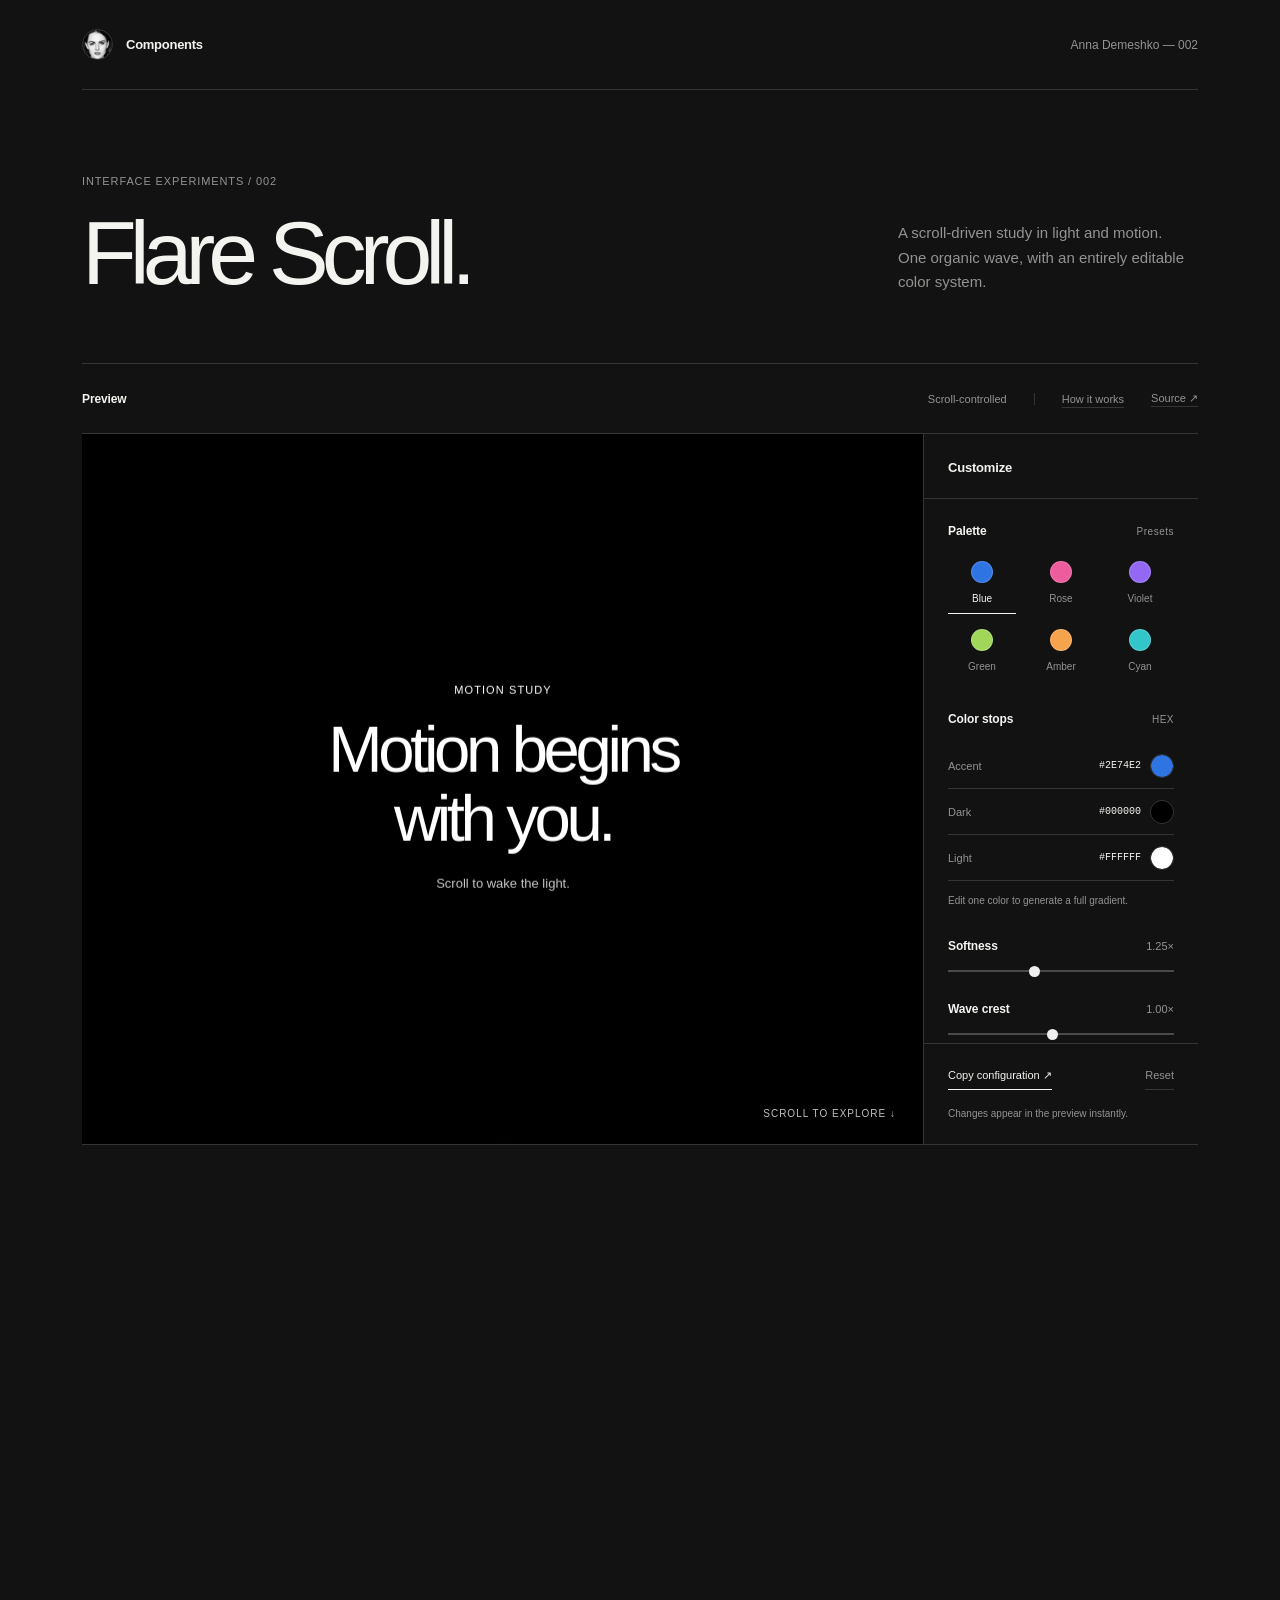
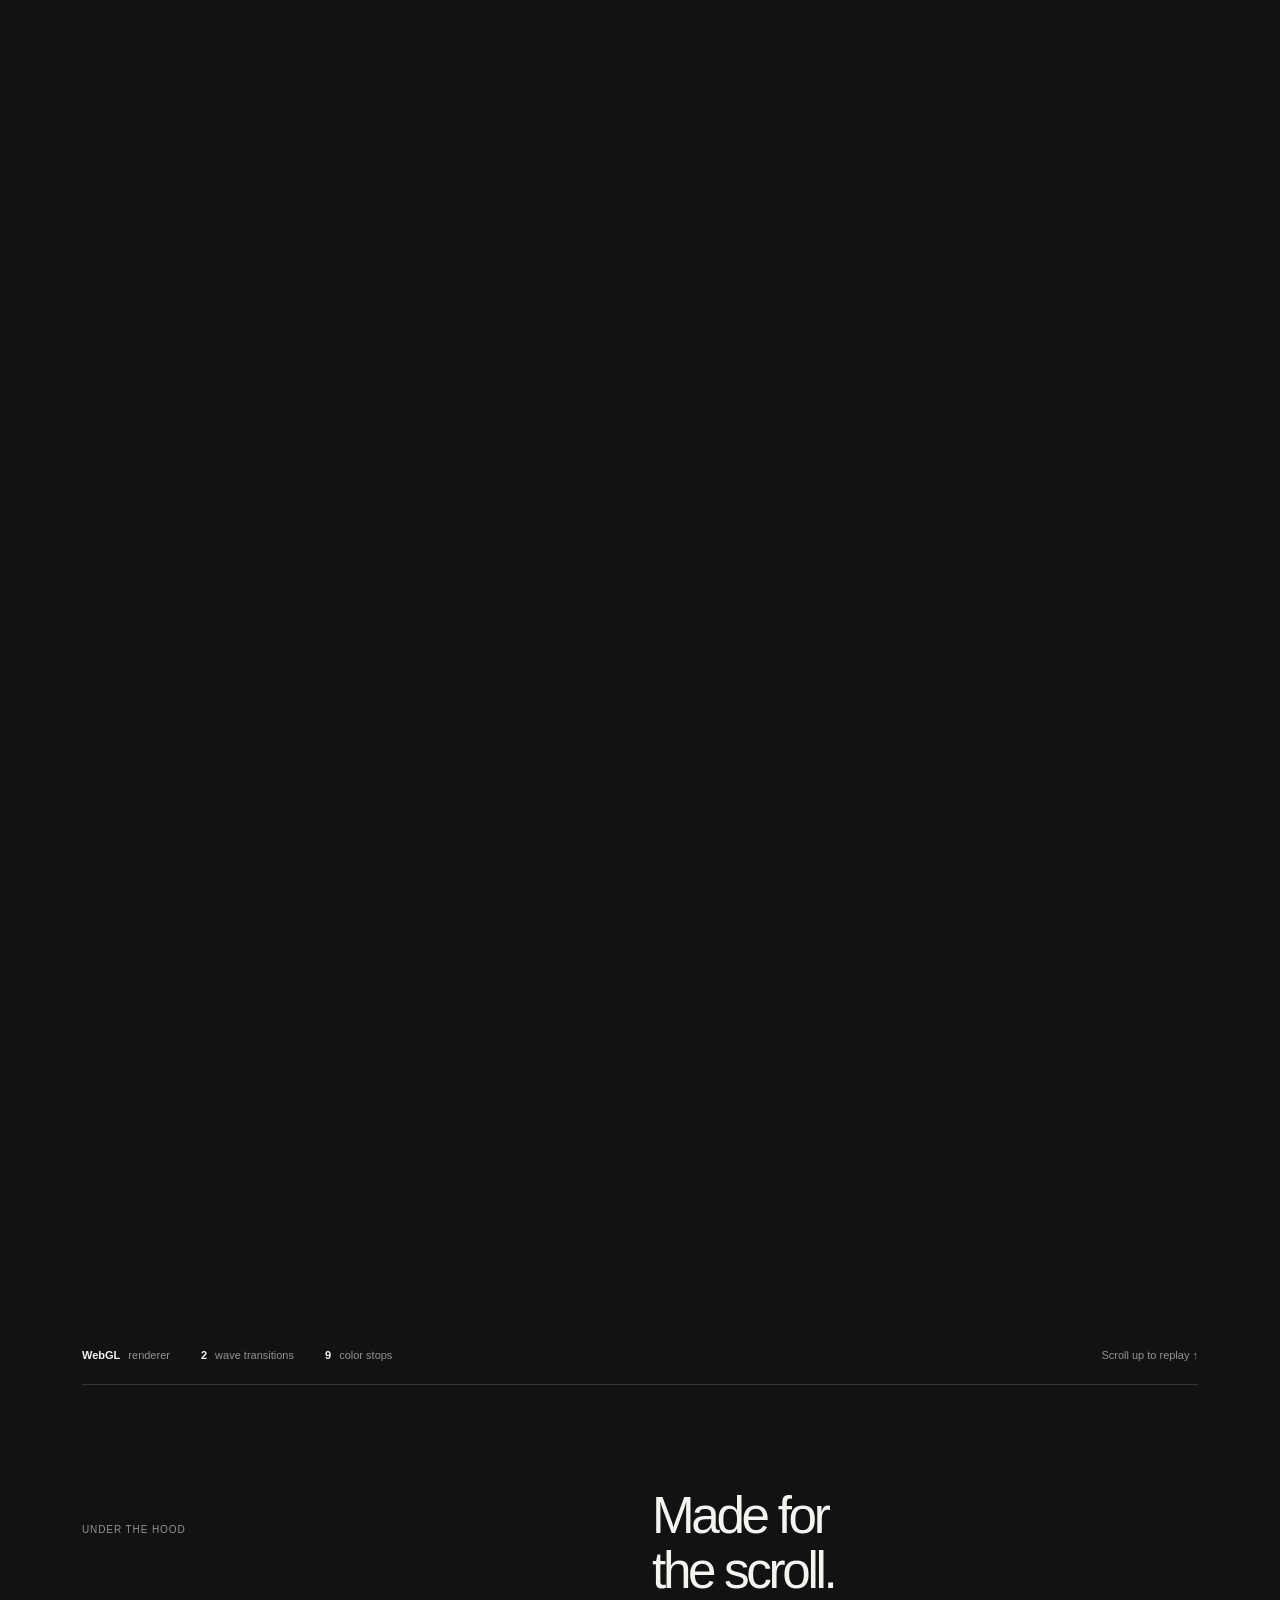
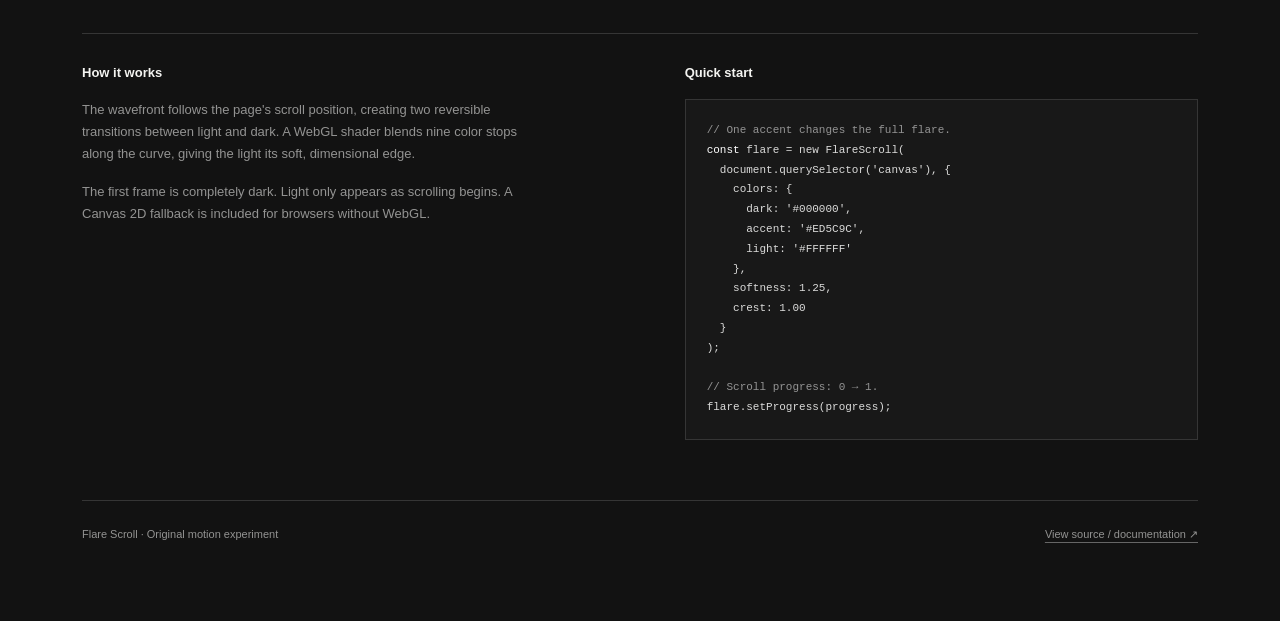
<file: index.html>
<!doctype html>
<html lang="en">
<head>
<meta charset="utf-8">
<meta name="viewport" content="width=device-width,initial-scale=1">
<meta name="theme-color" content="#121212">
<meta name="description" content="Flare Scroll: a scroll-driven light wave with editable color, softness and shape.">
<title>Flare Scroll — Component Study</title>
<style>

:root{font-family:Arial,Helvetica,-apple-system,BlinkMacSystemFont,sans-serif;color:#f3f3f0;background:#121212;font-synthesis:none;-webkit-font-smoothing:antialiased}
*{box-sizing:border-box}html{scroll-behavior:auto}body{margin:0;background:#121212;color:#f3f3f0;overflow-x:hidden}
body{--canvas:#121212;--text:#f3f3f0;--muted:#939392;--rule:#353535;--panel:#171717;--surface:#1d1d1d}
button,input{font:inherit}button{cursor:pointer;color:inherit}a{color:inherit}
:is(button,input,a):focus-visible{outline:2px solid #f3f3f0;outline-offset:4px}
.page{width:min(100% - 96px,1116px);margin:0 auto}

/* Shared visual language with the Liquid Metal Border component study. */
.topbar{min-height:90px;display:flex;justify-content:space-between;align-items:center;gap:20px;border-bottom:1px solid var(--rule)}
.identity{display:flex;align-items:center;gap:13px;color:var(--text);text-decoration:none;font-weight:600;font-size:13px;letter-spacing:-.02em}
.identity-mark{display:grid;place-items:center;width:31px;height:31px;border:1px solid var(--rule);border-radius:50%;overflow:hidden;flex:none;background:var(--surface)}
.identity-mark img{display:block;width:100%;height:100%;object-fit:cover;object-position:center;border-radius:inherit}
.top-note{color:var(--muted);font-size:12px}
@media(max-width:720px){.topbar{min-height:74px}.top-note{font-size:10px}}
@media(max-width:370px){.identity{gap:9px;font-size:12px}.top-note{font-size:9px}}

.intro{padding:85px 0 64px;display:grid;grid-template-columns:minmax(0,1fr) 300px;gap:48px;align-items:end}
.overline{font-size:11px;color:var(--muted);letter-spacing:.08em;text-transform:uppercase}
.intro h1{margin:21px 0 0;font-size:clamp(55px,7vw,90px);line-height:1.02;font-weight:500;letter-spacing:-.078em}
.descriptor{color:var(--muted);margin:0 0 5px;max-width:290px;font-size:15px;line-height:1.62}
.preview-toolbar{height:71px;border-top:1px solid var(--rule);border-bottom:1px solid var(--rule);display:flex;justify-content:space-between;align-items:center;gap:22px}
.preview-toolbar strong{font-size:12px;font-weight:600;letter-spacing:-.01em}
.toolbar-side{display:flex;align-items:center;gap:27px;font-size:11px;color:var(--muted)}
.toolbar-side a{text-underline-offset:4px;text-decoration-color:var(--rule)}
.toolbar-side a:hover{color:var(--text)}
.toolbar-side .tiny-separator{height:12px;border-left:1px solid var(--rule)}
.demo-track{height:455svh;position:relative;min-height:2400px}
.track-anchor{position:absolute;width:1px;height:1px;left:0;pointer-events:none}
.track-anchor.one{top:0}.track-anchor.two{top:43%}.track-anchor.three{top:84%}
.demo-shell{height:min(79svh,735px);min-height:490px;position:sticky;top:clamp(10px,5svh,54px);display:grid;grid-template-columns:minmax(0,1fr) 274px;border-bottom:1px solid var(--rule)}
.scene{position:relative;min-width:0;overflow:hidden;isolation:isolate;background:#000;border-right:1px solid var(--rule)}
.scene canvas{position:absolute;inset:0;width:100%;height:100%;display:block}
.scene-copy{position:absolute;left:50%;top:50%;z-index:2;width:min(90%,700px);opacity:0;text-align:center;transform:translate3d(-50%,-50%,0);will-change:opacity,transform,filter;pointer-events:none}
.scene-copy.light{color:#fff}.scene-copy.dark{color:#0c0c0c}
.scene-eyebrow{font-size:11px;letter-spacing:.10em;text-transform:uppercase;margin:0 0 20px;font-weight:500}
.scene-copy h2{font-size:clamp(40px,5.1vw,76px);font-weight:500;line-height:1.05;letter-spacing:-.067em;margin:0}
.scene-copy h2 em{font-style:normal;font-weight:500}
.scene-copy p:last-child{font-size:13px;line-height:1.65;max-width:360px;margin:20px auto 0;opacity:.78}
.scene-footer{position:absolute;z-index:4;bottom:25px;left:27px;right:27px;display:flex;justify-content:flex-end;font-size:10px;text-transform:uppercase;letter-spacing:.1em;color:var(--ink,#fff)}
.scene-footer span{opacity:.75}
.panel{min-width:0;background:var(--canvas);display:flex;flex-direction:column;overflow:hidden}
.panel-top{padding:26px 24px 23px;border-bottom:1px solid var(--rule);display:flex;align-items:center;justify-content:space-between;gap:10px}
.panel-top h2{font-size:13px;font-weight:600;letter-spacing:-.015em;margin:0}
.micro{font-size:10px;color:var(--muted);letter-spacing:.05em;text-transform:none;font-weight:400}
.panel-body{overflow-y:auto;scrollbar-width:thin;flex:1;padding:25px 24px 0}
.field{margin:0 0 30px}
.field-title{display:flex;justify-content:space-between;align-items:baseline;gap:10px;margin-bottom:17px}
.field-title label,.field-title span:first-child{font-size:12px;font-weight:600;letter-spacing:-.01em}
.field-title output{font-size:11px;color:var(--muted);font-variant-numeric:tabular-nums}
.preset-grid{display:grid;grid-template-columns:repeat(3,minmax(0,1fr));row-gap:9px;column-gap:11px}
.preset{border:0;border-bottom:1px solid transparent;background:transparent;padding:6px 0 9px;min-width:0;display:flex;flex-direction:column;align-items:center;gap:10px;font-size:10px;color:var(--muted);transition:color .15s,border-color .15s}
.preset:hover{color:var(--text)}
.preset[aria-pressed=true]{color:var(--text);border-color:var(--text)}
.swatch{width:22px;height:22px;display:block;border-radius:50%;border:1px solid rgba(255,255,255,.16)}
.color-row{min-height:46px;border-bottom:1px solid var(--rule);display:flex;align-items:center;justify-content:space-between;gap:8px}
.color-row label{font-size:11px;color:var(--muted)}
.color-item{display:flex;align-items:center;gap:9px}
.hex-text{font-family:ui-monospace,SFMono-Regular,Menlo,Consolas,monospace;font-size:10px;color:var(--text);font-variant-numeric:tabular-nums}
.color-input{width:24px;height:24px;appearance:none;border:1px solid var(--rule);background:transparent;padding:0;border-radius:50%;overflow:hidden;cursor:pointer}
.color-input::-webkit-color-swatch-wrapper{padding:0}.color-input::-webkit-color-swatch{border:0;border-radius:50%}.color-input::-moz-color-swatch{border:0}
.range{appearance:none;display:block;width:100%;height:2px;background:#4a4a4a;border:0;border-radius:0;accent-color:#f4f4f4;cursor:pointer;margin:8px 0 0}
.range::-webkit-slider-thumb{appearance:none;height:11px;width:11px;background:#efefef;border-radius:50%;border:0}
.range::-moz-range-thumb{height:11px;width:11px;background:#efefef;border-radius:50%;border:0}
.field-hint{font-size:10px;line-height:1.6;color:var(--muted);margin:12px 0 0}
.panel-bottom{padding:18px 24px 23px;border-top:1px solid var(--rule)}
.btn-row{display:flex;align-items:center;justify-content:space-between;gap:12px}
.primary,.secondary,.toggle-panel{padding:6px 0;border:0;border-bottom:1px solid var(--rule);background:transparent;border-radius:0;font-size:11px;min-height:28px}
.primary{color:var(--text);border-bottom-color:var(--text)}
.secondary{color:var(--muted)}
.primary:hover,.secondary:hover{color:var(--text);border-bottom-color:var(--text)}
.panel-footnote{font-size:10px;line-height:1.55;color:var(--muted);margin:16px 0 0}
#close-panel,.toggle-panel{display:none}
.after-preview{display:flex;align-items:center;justify-content:space-between;gap:18px;color:var(--muted);border-bottom:1px solid var(--rule);padding:20px 0 23px;font-size:11px}
.after-preview b{font-weight:600;color:var(--text)}
.after-preview .metrics{display:flex;gap:31px;flex-wrap:wrap}
.after-preview span b{margin-right:5px}
.docs{padding:104px 0 80px}
.docs-head{display:grid;grid-template-columns:minmax(0,1fr) 1fr;gap:24px;align-items:baseline;border-bottom:1px solid var(--rule);padding:0 0 34px}
.docs-head h2{font-weight:500;font-size:clamp(29px,4vw,52px);line-height:1.07;letter-spacing:-.065em;margin:0}
.docs-head .micro{letter-spacing:.09em;text-transform:uppercase;font-size:10px}
.docs-head h2 em{font-style:normal}
.docs-body{display:grid;grid-template-columns:1fr 1fr;gap:8%;padding:31px 0 60px;border-bottom:1px solid var(--rule)}
.docs h3{font-size:13px;margin:0 0 19px;font-weight:600}
.docs p{font-size:13px;line-height:1.7;color:var(--muted);margin:0 0 16px;max-width:450px}
.code-box{white-space:pre-wrap;color:#dbdbda;background:#181818;border:1px solid var(--rule);padding:21px;font:11px/1.8 ui-monospace,Menlo,monospace;overflow-wrap:anywhere;overflow:auto}
.code-box .c{color:#949494}.code-box .k{color:#fff}
.bottom-line{display:flex;justify-content:space-between;gap:20px;align-items:center;padding:27px 0 0;color:var(--muted);font-size:11px}
.bottom-line a{text-decoration:underline;text-decoration-color:#666;text-underline-offset:4px}
.bottom-line a:hover{color:var(--text)}
@media(max-width:950px){.page{width:calc(100% - 48px)}.intro{grid-template-columns:minmax(0,1fr) 255px}.demo-shell{grid-template-columns:minmax(0,1fr) 250px}.panel-body,.panel-bottom{padding-left:18px;padding-right:18px}.panel-top{padding-left:18px;padding-right:18px}}
@media(max-width:720px){
 .page{width:calc(100% - 36px)}
 .intro{padding:58px 0 42px;grid-template-columns:1fr;gap:24px}.intro h1{font-size:clamp(48px,12vw,76px)}.descriptor{max-width:360px;font-size:13px}
 .preview-toolbar{height:auto;min-height:64px;gap:12px}.toolbar-side{gap:15px;font-size:10px}.toolbar-side .tiny-separator{display:none}
 .demo-track{height:420svh;min-height:1900px}
 .demo-shell{height:calc(100svh - 20px);min-height:0;top:10px;grid-template-columns:minmax(0,1fr);border:0}
 .scene{height:100%;border:1px solid var(--rule)}.scene-copy{width:91%}.scene-copy h2{font-size:clamp(39px,9.2vw,66px)}
 .scene-footer{left:18px;right:18px;bottom:20px}
 .toggle-panel{display:block;position:absolute;z-index:9;top:16px;right:18px;border-bottom-color:rgba(255,255,255,.55);font-size:11px;color:#fff;background:rgba(0,0,0,.55);padding:8px 2px}
 .panel{position:fixed;top:auto;bottom:0;left:0;right:0;z-index:20;width:100%;max-height:82svh;min-height:0;transform:translateY(102%);visibility:hidden;pointer-events:none;transition:transform .24s ease,visibility 0s linear .24s;box-shadow:0 -20px 60px rgba(0,0,0,.6);border-top:1px solid var(--rule)}
 .panel.open{transform:translateY(0);visibility:visible;pointer-events:auto;transition:transform .24s ease}
 #close-panel{display:inline-block;color:var(--muted);border:0;background:transparent;min-height:40px;min-width:40px;font-size:19px}
 .panel-top{padding:18px 23px}.panel-body{padding:20px 23px 0}.panel-bottom{padding:15px 23px 23px}
 .preset-grid{grid-template-columns:repeat(6,minmax(0,1fr))}.preset{font-size:9px}.field{margin-bottom:26px}
 .after-preview{align-items:start}.after-preview .metrics{gap:12px 20px}
 .docs{padding:80px 0 50px}.docs-head,.docs-body{grid-template-columns:1fr;gap:26px}.docs-body{gap:33px;padding-bottom:40px}
 .bottom-line{flex-wrap:wrap}
}
@media(max-width:410px){.preview-toolbar .optional{display:none}.intro h1{font-size:50px}.preset-grid{grid-template-columns:repeat(3,1fr)}}
@media(prefers-reduced-motion:reduce){.panel,.preset{transition:none}}

</style>
</head>
<body>
<div class="page">
  <header class="topbar">
    <a class="identity" href="https://github.com/annademeshko/vibecoding-toolkit" target="_blank" rel="noopener noreferrer"><span class="identity-mark" aria-hidden="true"><img src="[data-uri]" alt="" width="31" height="31" decoding="async"></span>Components</a>
    <span class="top-note">Anna Demeshko — 002</span>
  </header>
  <header class="intro"><div><div class="overline">Interface experiments / 002</div><h1>Flare Scroll.</h1></div><p class="descriptor">A scroll-driven study in light and motion. One organic wave, with an entirely editable color system.</p></header>
  <div class="preview-toolbar" aria-label="Preview header"><strong>Preview</strong><div class="toolbar-side"><span class="optional">Scroll-controlled</span><span class="tiny-separator" aria-hidden="true"></span><a href="#how-it-works">How it works</a><a href="https://github.com/annademeshko/vibecoding-toolkit/tree/main/skills/flare-scroll" target="_blank" rel="noopener noreferrer">Source ↗</a></div></div>
  <section class="demo-track" id="track" aria-label="Scroll animation playground">
    <span class="track-anchor one" id="scene-one"></span><span class="track-anchor two" id="scene-two"></span><span class="track-anchor three" id="scene-three"></span>
    <div class="demo-shell">
      <div class="scene" id="scene"><canvas id="flare" aria-hidden="true"></canvas>
        <div class="scene-copy light" id="copy-1"><p class="scene-eyebrow">Motion study</p><h2>Motion begins<br><em>with you.</em></h2><p>Scroll to wake the light.</p></div>
        <div class="scene-copy dark" id="copy-2"><p class="scene-eyebrow">Transition</p><h2>Between light<br><em>&amp; shadow.</em></h2><p>One wave, moving at your pace.</p></div>
        <div class="scene-copy light" id="copy-3"><p class="scene-eyebrow">Color system</p><h2>One wave.<br><em>Any color.</em></h2><p>Change the hue. Keep the flow.</p></div>
        <div class="scene-footer" id="scene-footer"><span id="scene-status">Scroll to explore ↓</span></div>
      </div>
      <button type="button" class="toggle-panel" id="toggle-panel" aria-expanded="false" aria-controls="controls">Customize ↗</button>
      <aside class="panel" id="controls" aria-label="Effect settings">
        <div class="panel-top"><h2>Customize</h2><button class="secondary" id="close-panel" type="button" aria-label="Close controls">×</button></div>
        <div class="panel-body">
          <section class="field" aria-labelledby="palettes-label"><div class="field-title"><span id="palettes-label">Palette</span><span class="micro">Presets</span></div><div class="preset-grid" id="presets">
            <button class="preset" type="button" data-preset="blue" aria-pressed="true"><span class="swatch" style="background:#2e74e2"></span>Blue</button>
            <button class="preset" type="button" data-preset="rose" aria-pressed="false"><span class="swatch" style="background:#ed5c9c"></span>Rose</button>
            <button class="preset" type="button" data-preset="violet" aria-pressed="false"><span class="swatch" style="background:#9368f5"></span>Violet</button>
            <button class="preset" type="button" data-preset="acid" aria-pressed="false"><span class="swatch" style="background:#a1d65b"></span>Green</button>
            <button class="preset" type="button" data-preset="amber" aria-pressed="false"><span class="swatch" style="background:#f5a34c"></span>Amber</button>
            <button class="preset" type="button" data-preset="cyan" aria-pressed="false"><span class="swatch" style="background:#32c6cb"></span>Cyan</button>
          </div></section>
          <section class="field" aria-label="Custom colors"><div class="field-title"><span>Color stops</span><span class="micro">HEX</span></div>
            <div class="color-row"><label for="accent">Accent</label><div class="color-item"><span class="hex-text" id="accent-hex">#2E74E2</span><input class="color-input" type="color" id="accent" value="#2e74e2"></div></div>
            <div class="color-row"><label for="dark">Dark</label><div class="color-item"><span class="hex-text" id="dark-hex">#000000</span><input class="color-input" type="color" id="dark" value="#000000"></div></div>
            <div class="color-row"><label for="light">Light</label><div class="color-item"><span class="hex-text" id="light-hex">#FFFFFF</span><input class="color-input" type="color" id="light" value="#ffffff"></div></div>
            <p class="field-hint">Edit one color to generate a full gradient.</p>
          </section>
          <section class="field"><div class="field-title"><label for="softness">Softness</label><output id="softness-value" for="softness">1.25×</output></div><input class="range" id="softness" type="range" min="0.55" max="2.4" value="1.25" step="0.05"></section>
          <section class="field"><div class="field-title"><label for="crest">Wave crest</label><output id="crest-value" for="crest">1.00×</output></div><input class="range" id="crest" type="range" min="0.45" max="1.65" value="1" step="0.05"></section>
        </div>
        <div class="panel-bottom"><div class="btn-row"><button class="primary" id="copy-config" type="button">Copy configuration ↗</button><button class="secondary" id="reset" type="button">Reset</button></div><p class="panel-footnote">Changes appear in the preview instantly.</p></div>
      </aside>
    </div>
  </section>
  <div class="after-preview"><div class="metrics" aria-label="Effect properties"><span><b>WebGL</b> renderer</span><span><b>2</b> wave transitions</span><span><b>9</b> color stops</span></div><span>Scroll up to replay ↑</span></div>
  <section class="docs" id="how-it-works"><div class="docs-head"><div class="micro">Under the hood</div><h2>Made for<br>the scroll.</h2></div>
    <div class="docs-body"><div><h3>How it works</h3><p>The wavefront follows the page's scroll position, creating two reversible transitions between light and dark. A WebGL shader blends nine color stops along the curve, giving the light its soft, dimensional edge.</p><p>The first frame is completely dark. Light only appears as scrolling begins. A Canvas 2D fallback is included for browsers without WebGL.</p></div>
      <div><h3>Quick start</h3><div class="code-box"><span class="c">// One accent changes the full flare.</span>
<span class="k">const</span> flare = new FlareScroll(
  document.querySelector('canvas'), {
    colors: {
      dark: '#000000',
      accent: '#ED5C9C',
      light: '#FFFFFF'
    },
    softness: 1.25,
    crest: 1.00
  }
);

<span class="c">// Scroll progress: 0 → 1.</span>
flare.setProgress(progress);</div></div></div>
    <div class="bottom-line"><span>Flare Scroll · Original motion experiment</span><a href="https://github.com/annademeshko/vibecoding-toolkit/tree/main/skills/flare-scroll" target="_blank" rel="noopener noreferrer">View source / documentation ↗</a></div>
  </section>
</div>

<script>
/* Flare Scroll — reusable WebGL wave renderer. MIT License.
   Public API: new FlareScroll(canvas, options), setProgress(), setColors(),
   setSoftness(), setCrest(), resize(), destroy(). No dependencies. */
(function (global) {
  'use strict';
  const clamp = (n, lo = 0, hi = 1) => Math.max(lo, Math.min(hi, n));
  const ease = (a,b,p) => { let t=clamp((p-a)/(b-a)); return t*t*(3-2*t); };
  const DEFAULTS = Object.freeze({
    colors: { dark: '#000000', accent: '#2E74E2', light: '#FFFFFF' },
    softness: 1.25,
    crest: 1.0,
    pixelRatioCap: 2,
    first: { start: .165, end: .425, amplitude: .64, width: .30 },
    second: { start: .555, end: .820, amplitude: .56, width: .294 },
    introRevealEnd: .15,
    introGuardDistance: .66
  });
  const CENTERS = [-.49,-.375,-.265,-.155,-.045,.068,.18,.29];
  const FEATHERS = [.056,.055,.053,.052,.054,.057,.059,.061];
  function hexColor(hex) {
    if (typeof hex !== 'string') throw new TypeError('Color must be a CSS hex string');
    const s=hex.trim().replace(/^#/, '');
    if (!/^(?:[\da-f]{3}|[\da-f]{6})$/i.test(s)) throw new Error('Use #RGB or #RRGGBB: '+hex);
    const h=s.length===3 ? s.split('').map(x=>x+x).join('') : s;
    return [0,2,4].map(i=>parseInt(h.slice(i,i+2),16));
  }
  function hex(rgb) { return '#'+rgb.map(n=>Math.round(clamp(n,0,255)).toString(16).padStart(2,'0')).join('').toUpperCase(); }
  function mix(a,b,t) { return a.map((v,i)=>v+(b[i]-v)*t); }
  // A single accent color creates nine graded stops, leaving endpoints configurable.
  function makePalette({dark='#000000',accent='#2E74E2',light='#FFFFFF'}={}) {
    const d=hexColor(dark),a=hexColor(accent),l=hexColor(light);
    return [d,mix(d,a,.07),mix(d,a,.18),mix(d,a,.44),mix(d,a,.72),mix(a,l,.16),mix(a,l,.50),mix(a,l,.79),l].map(hex);
  }
  const VERTEX = `attribute vec2 a_position; void main(){gl_Position=vec4(a_position,0.,1.);}`;
  const FRAGMENT = `
    precision highp float;
    uniform vec2 u_resolution;
    uniform float u_progress,u_softness;
    uniform vec4 u_first,u_second;
    uniform vec2 u_intro;
    uniform vec3 u_palette[9];
    float ease(float a,float b,float p){float t=clamp((p-a)/(b-a),0.,1.);return t*t*(3.-2.*t);}
    float crest(float x,float width){float n=abs(x-.5)/width;return .60*exp(-pow(n,2.20))+.40*exp(-pow(n/.53,1.35));}
    float bump(float x,float width){float n=abs(x-.5)/width;return exp(-pow(n,2.25));}
    float band(float d,float center,float feather){float t=clamp((d-center)/(feather*u_softness),-30.,30.);return 1./(1.+exp(-t));}
    vec3 ramp(float d){
      vec3 c=u_palette[0];
      c+=(u_palette[1]-u_palette[0])*band(d,-.490,.056);
      c+=(u_palette[2]-u_palette[1])*band(d,-.375,.055);
      c+=(u_palette[3]-u_palette[2])*band(d,-.265,.053);
      c+=(u_palette[4]-u_palette[3])*band(d,-.155,.052);
      c+=(u_palette[5]-u_palette[4])*band(d,-.045,.054);
      c+=(u_palette[6]-u_palette[5])*band(d, .068,.057);
      c+=(u_palette[7]-u_palette[6])*band(d, .180,.059);
      c+=(u_palette[8]-u_palette[7])*band(d, .290,.061);
      return c;
    }
    void main(){
      vec2 uv=gl_FragCoord.xy/u_resolution;
      float x=uv.x,y=1.-uv.y,p=u_progress;
      float w1=ease(u_first.x,u_first.y,p),w2=ease(u_second.x,u_second.y,p);
      float intro=u_intro.y*(1.-ease(0.,u_intro.x,p));
      float f1=mix(1.65,-.83,w1)-u_first.z*crest(x,u_first.w)+intro;
      float f2=mix(1.66,-.83,w2)+u_second.z*bump(x,u_second.w);
      float d1=y-f1,d2=f2-y;
      vec3 color=mix(ramp(d1),ramp(d2),ease(u_second.x,u_second.x+.015,p));
      if(p<=.000001) color=u_palette[0];
      else {
        float grain=fract(sin(dot(gl_FragCoord.xy,vec2(12.9898,78.233)))*43758.5453);
        color+=(grain-.5)/255.;
      }
      gl_FragColor=vec4(clamp(color,0.,1.),1.);
    }`;
  function shader(gl,type,source) {
    const s=gl.createShader(type);gl.shaderSource(s,source);gl.compileShader(s);
    if(!gl.getShaderParameter(s,gl.COMPILE_STATUS))throw Error(gl.getShaderInfoLog(s));
    return s;
  }
  class FlareScroll {
    constructor(canvas, options={}) {
      if (!(canvas instanceof HTMLCanvasElement)) throw new TypeError('FlareScroll requires a canvas element');
      this.canvas=canvas;
      this.options={...DEFAULTS,...options,first:{...DEFAULTS.first,...options.first},second:{...DEFAULTS.second,...options.second}};
      this.progress=0;
      this.softness=this.options.softness;
      this.crest=this.options.crest;
      this.colors={...DEFAULTS.colors,...options.colors};
      this.palette=options.palette || makePalette(this.colors);
      this.gl=null;this.ctx=null;this._buffer=null;
      try { this._initWebGL(); }
      catch(error){
        console.warn('Flare Scroll: WebGL unavailable; using Canvas 2D.',error);
        this.gl=null;
        this.ctx=canvas.getContext('2d',{alpha:false});
        if(!this.ctx)throw new Error('Neither WebGL nor Canvas 2D is available');
      }
      this._syncPalette();this.resize();this.render();
    }
    _initWebGL(){
      const gl=this.canvas.getContext('webgl',{alpha:false,antialias:false,depth:false,stencil:false});
      if(!gl)throw Error('No WebGL context');
      this.gl=gl;
      const vs=shader(gl,gl.VERTEX_SHADER,VERTEX),fs=shader(gl,gl.FRAGMENT_SHADER,FRAGMENT);
      const program=gl.createProgram();gl.attachShader(program,vs);gl.attachShader(program,fs);gl.linkProgram(program);
      if(!gl.getProgramParameter(program,gl.LINK_STATUS))throw Error(gl.getProgramInfoLog(program));
      gl.useProgram(program);gl.deleteShader(vs);gl.deleteShader(fs);
      this.program=program;
      this._buffer=gl.createBuffer();gl.bindBuffer(gl.ARRAY_BUFFER,this._buffer);
      gl.bufferData(gl.ARRAY_BUFFER,new Float32Array([-1,-1,1,-1,-1,1,-1,1,1,-1,1,1]),gl.STATIC_DRAW);
      const attr=gl.getAttribLocation(program,'a_position');gl.enableVertexAttribArray(attr);gl.vertexAttribPointer(attr,2,gl.FLOAT,false,0,0);
      this.u={};for(const name of ['resolution','progress','softness','first','second','intro'])this.u[name]=gl.getUniformLocation(program,'u_'+name);
      this.u.palette=gl.getUniformLocation(program,'u_palette[0]');
      gl.uniform2f(this.u.intro,this.options.introRevealEnd,this.options.introGuardDistance);
      this._syncGeometry();this._syncPalette();
    }
    _syncGeometry(){
      if(!this.gl)return;
      const g=this.gl,a=this.options.first,b=this.options.second;
      g.uniform4f(this.u.first,a.start,a.end,a.amplitude*this.crest,a.width);
      g.uniform4f(this.u.second,b.start,b.end,b.amplitude*this.crest,b.width);
      g.uniform1f(this.u.softness,this.softness);
    }
    _syncPalette(){
      if(!Array.isArray(this.palette)||this.palette.length!==9)throw Error('palette must contain exactly nine hex colors');
      this.rgb=this.palette.map(hexColor);
      if(this.gl)this.gl.uniform3fv(this.u.palette,new Float32Array(this.rgb.flat().map(v=>v/255)));
      this._lookup=null;
    }
    setColors(colors){
      this.colors={...this.colors,...colors};this.palette=makePalette(this.colors);
      this._syncPalette();this.render();return this;
    }
    setPalette(nineHexColors){this.palette=[...nineHexColors];this._syncPalette();this.render();return this;}
    setSoftness(value){this.softness=clamp(Number(value),.55,2.4);this._syncGeometry();this.render();return this;}
    setCrest(value){this.crest=clamp(Number(value),.45,1.65);this._syncGeometry();this.render();return this;}
    setProgress(value){this.progress=clamp(Number(value)||0);this.render();return this;}
    resize(){
      const rect=this.canvas.getBoundingClientRect();if(!rect.width||!rect.height)return this;
      const dpr=Math.min(window.devicePixelRatio||1,this.options.pixelRatioCap);
      const w=Math.max(1,Math.round(rect.width*dpr)),h=Math.max(1,Math.round(rect.height*dpr));
      if(this.canvas.width!==w||this.canvas.height!==h){this.canvas.width=w;this.canvas.height=h;}
      if(this.gl){this.gl.viewport(0,0,w,h);this.gl.uniform2f(this.u.resolution,w,h);}
      return this;
    }
    _colorAt(d){
      const o=[...this.rgb[0]];
      for(let i=0;i<8;i++){
        const t=clamp((d-CENTERS[i])/(FEATHERS[i]*this.softness),-30,30);
        const w=1/(1+Math.exp(-t));
        for(let j=0;j<3;j++)o[j]+=(this.rgb[i+1][j]-this.rgb[i][j])*w;
      }
      return o;
    }
    _render2d(){
      const ctx=this.ctx;if(!ctx)return;
      // Render at a reduced grid then scale; softened curves hide pixelation.
      const cw=this.canvas.width,ch=this.canvas.height;
      const w=Math.min(450,Math.max(80,Math.round(cw*.40)));
      const h=Math.min(360,Math.max(80,Math.round(ch*.40)));
      if(!this._cpu||this._cpu.width!==w||this._cpu.height!==h){
        this._cpu=document.createElement('canvas');this._cpu.width=w;this._cpu.height=h;
        this._image=this._cpu.getContext('2d').createImageData(w,h);
      }
      if(!this._lookup){this._lookup=new Uint8Array(4096*3);
        for(let i=0;i<4096;i++){const c=this._colorAt(-.90+i/4095*1.75);for(let j=0;j<3;j++)this._lookup[i*3+j]=c[j];}}
      const p=this.progress, a=this.options.first,b=this.options.second;
      const wa=ease(a.start,a.end,p),wb=ease(b.start,b.end,p),change=ease(b.start,b.start+.015,p);
      const intro=this.options.introGuardDistance*(1-ease(0,this.options.introRevealEnd,p));
      const f1Base=1.65-2.48*wa+intro,f2Base=1.66-2.49*wb;
      const data=this._image.data;
      for(let x=0;x<w;x++){
        const nx=x/w,cr=Math.abs(nx-.5)/a.width,br=Math.abs(nx-.5)/b.width;
        const wave1=f1Base-a.amplitude*this.crest*(.60*Math.exp(-(cr**2.2))+.40*Math.exp(-((cr/.53)**1.35)));
        const wave2=f2Base+b.amplitude*this.crest*Math.exp(-(br**2.25));
        for(let y=0;y<h;y++){
          const d=(1-change)*(y/h-wave1)+change*(wave2-y/h);
          const k=Math.round(clamp((d+.90)/1.75)*4095)*3,idx=(y*w+x)*4;
          for(let j=0;j<3;j++)data[idx+j]=p<=.000001?this.rgb[0][j]:this._lookup[k+j];
          data[idx+3]=255;
        }
      }
      this._cpu.getContext('2d').putImageData(this._image,0,0);
      ctx.imageSmoothingEnabled=true;ctx.drawImage(this._cpu,0,0,cw,ch);
    }
    render(){
      if(this.gl){this.gl.uniform1f(this.u.progress,this.progress);this.gl.drawArrays(this.gl.TRIANGLES,0,6);}
      else this._render2d();
      return this;
    }
    destroy(){if(this.gl){this.gl.deleteBuffer(this._buffer);this.gl.deleteProgram(this.program);}this.gl=null;this.ctx=null;}
  }
  FlareScroll.DEFAULTS=DEFAULTS;
  FlareScroll.makePalette=makePalette;
  global.FlareScroll=FlareScroll;
})(window);

</script>
<script>
    (()=>{
      'use strict';
      const $=id=>document.getElementById(id);
      const presets={blue:'#2E74E2',rose:'#ED5C9C',violet:'#9368F5',acid:'#A1D65B',amber:'#F5A34C',cyan:'#32C6CB'};
      const colors={dark:'#000000',accent:'#2E74E2',light:'#FFFFFF'};
      const engine=new FlareScroll($('flare'),{colors});
      const track=$('track'),footer=$('scene-footer'),scenes=[$('copy-1'),$('copy-2'),$('copy-3')];
      const reduceMotion=window.matchMedia('(prefers-reduced-motion: reduce)').matches;
      const clamp=(n,a=0,b=1)=>Math.max(a,Math.min(b,n));
      const ease=(a,b,p)=>{let t=clamp((p-a)/(b-a));return t*t*(3-2*t)};
      let target=0,progress=0,previous=0;
      function updateTarget(){
        const rect=track.getBoundingClientRect();
        target=clamp(-rect.top/Math.max(1,rect.height-window.innerHeight));
      }
      function position(el,opacity,move,blur,scale=1){
        el.style.opacity=opacity.toFixed(3);
        el.style.transform=`translate3d(-50%,calc(-50% + ${move.toFixed(1)}px),0) scale(${scale})`;
        el.style.filter=`blur(${blur.toFixed(2)}px)`;
        el.setAttribute('aria-hidden',opacity<.04?'true':'false');
      }
      function setCopy(p){
        const h=ease(.105,.294,p);position(scenes[0],1-ease(.13,.25,p),-230*h,0);
        const in2=ease(.392,.463,p),out2=ease(.551,.630,p);
        position(scenes[1],in2*(1-out2),46*(1-in2)-210*out2,18*(1-in2)+4*out2,.982+.018*in2);
        const in3=ease(.745,.838,p);position(scenes[2],in3,35*(1-in3),20*(1-in3),.98+.02*in3);
        const ink=p>=.411&&p<.792?'#151515':'#FFFFFF';
        footer.style.setProperty('--ink',ink);
        $('scene-status').textContent=p<.025?'SCROLL TO EXPLORE ↓':p>=.98?'SCROLL UP TO REPLAY ↑':'KEEP SCROLLING ↓';
      }
      function frame(now){
        const dt=Math.min(64,now-(previous||now));previous=now;
        const blend=reduceMotion?1:1-Math.exp(-dt/1000*12.5);
        progress+=(target-progress)*blend;
        if(Math.abs(target-progress)<.0001)progress=target;
        engine.setProgress(progress);setCopy(progress);requestAnimationFrame(frame);
      }
      const labels=['dark','accent','light'];
      function syncColors(){
        engine.setColors(colors);
        labels.forEach(k=>{$(k).value=colors[k];$(k+'-hex').textContent=colors[k].toUpperCase()});
        document.querySelectorAll('[data-preset]').forEach(b=>b.setAttribute('aria-pressed',String(colors.accent.toLowerCase()===presets[b.dataset.preset].toLowerCase())));
      }
      labels.forEach(k=>$(k).addEventListener('input',e=>{colors[k]=e.target.value.toUpperCase();syncColors()}));
      document.querySelectorAll('[data-preset]').forEach(b=>b.addEventListener('click',()=>{colors.accent=presets[b.dataset.preset];syncColors()}));
      $('softness').addEventListener('input',e=>{engine.setSoftness(e.target.value);$('softness-value').value=Number(e.target.value).toFixed(2)+'×'});
      $('crest').addEventListener('input',e=>{engine.setCrest(e.target.value);$('crest-value').value=Number(e.target.value).toFixed(2)+'×'});
      $('reset').addEventListener('click',()=>{
        Object.assign(colors,{dark:'#000000',accent:'#2E74E2',light:'#FFFFFF'});
        $('softness').value=1.25;$('crest').value=1;
        $('softness-value').value='1.25×';$('crest-value').value='1.00×';
        engine.setSoftness(1.25).setCrest(1);syncColors();
      });
      $('copy-config').addEventListener('click',async()=>{
        const s=`const flare = new FlareScroll(document.querySelector('#flare'), {\n  colors: ${JSON.stringify(colors,null,2).replace(/\n/g,'\n  ')},\n  softness: ${Number($('softness').value).toFixed(2)},\n  crest: ${Number($('crest').value).toFixed(2)}\n});\n// Update on scroll: flare.setProgress(progress);`;
        try{await navigator.clipboard.writeText(s);$('copy-config').textContent='Copied ✓'}
        catch(err){const t=document.createElement('textarea');t.value=s;document.body.append(t);t.select();document.execCommand('copy');t.remove();$('copy-config').textContent='Copied ✓'}
        setTimeout(()=>$('copy-config').textContent='Copy configuration ↗',1700);
      });
      const toggle=$('toggle-panel'),panel=$('controls');
      function panelOpen(open){panel.classList.toggle('open',open);toggle.setAttribute('aria-expanded',String(open));if(open)$('accent').focus();else toggle.focus();}
      toggle.addEventListener('click',()=>panelOpen(true));$('close-panel').addEventListener('click',()=>panelOpen(false));
      document.addEventListener('keydown',e=>{if(e.key==='Escape'&&panel.classList.contains('open'))panelOpen(false)});
      window.addEventListener('scroll',updateTarget,{passive:true});
      window.addEventListener('resize',()=>{engine.resize();updateTarget()},{passive:true});
      if('ResizeObserver'in window)new ResizeObserver(()=>engine.resize()).observe($('scene'));
      document.addEventListener('visibilitychange',()=>{previous=0});
      updateTarget();progress=target;setCopy(progress);requestAnimationFrame(frame);
    })();
  </script>
</body>
</html>
</file>
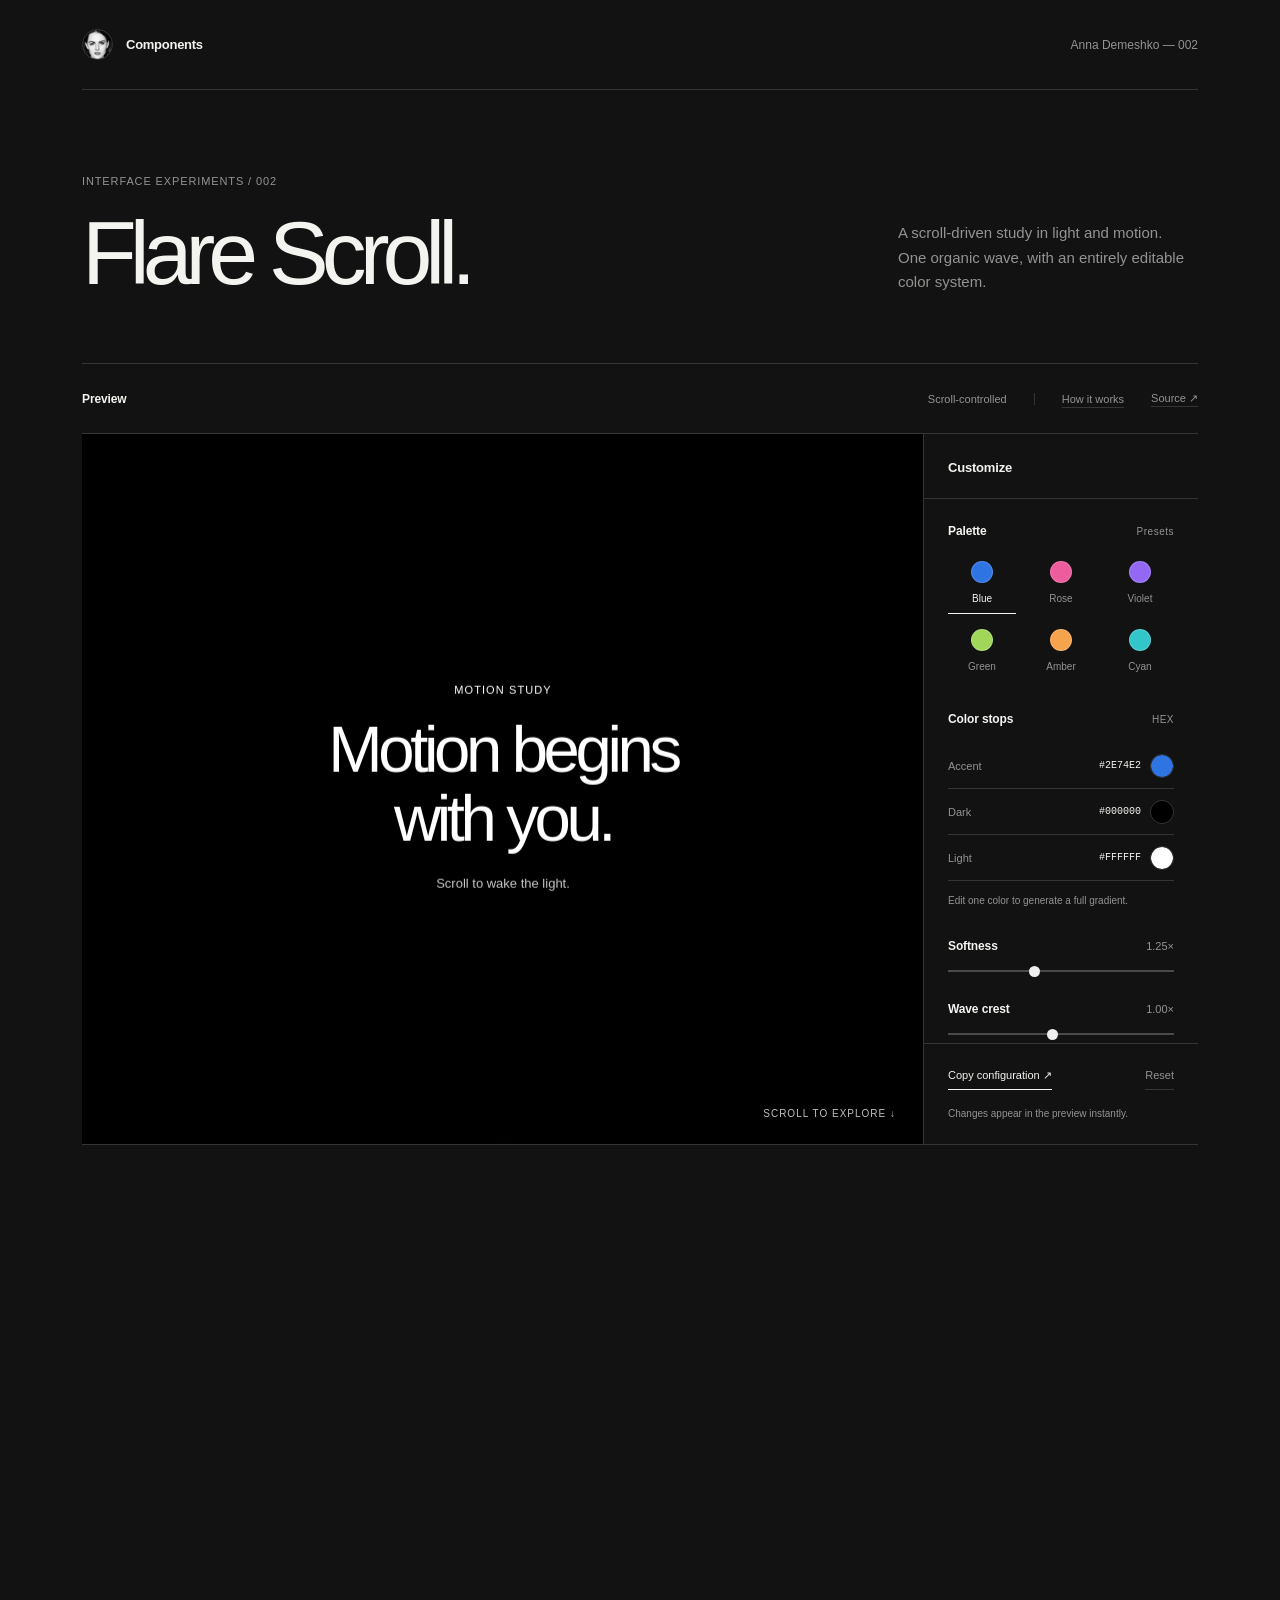
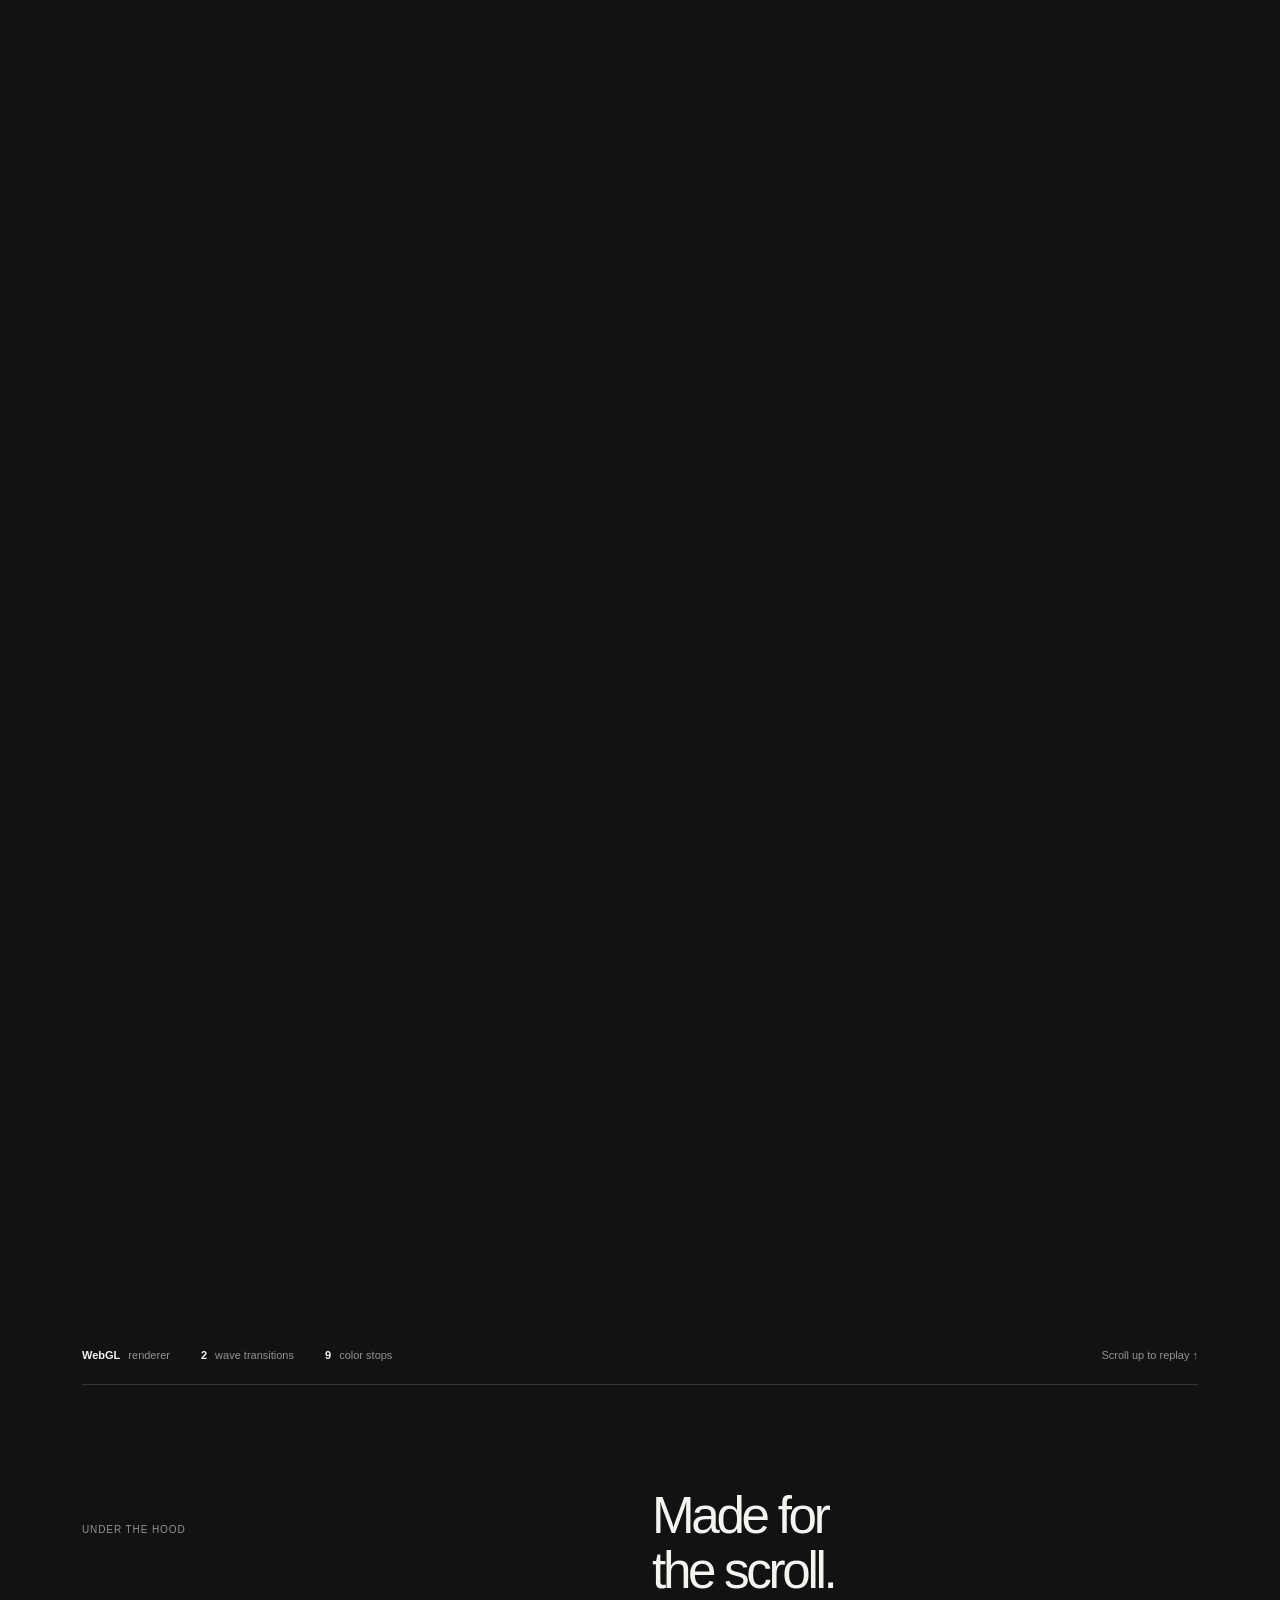
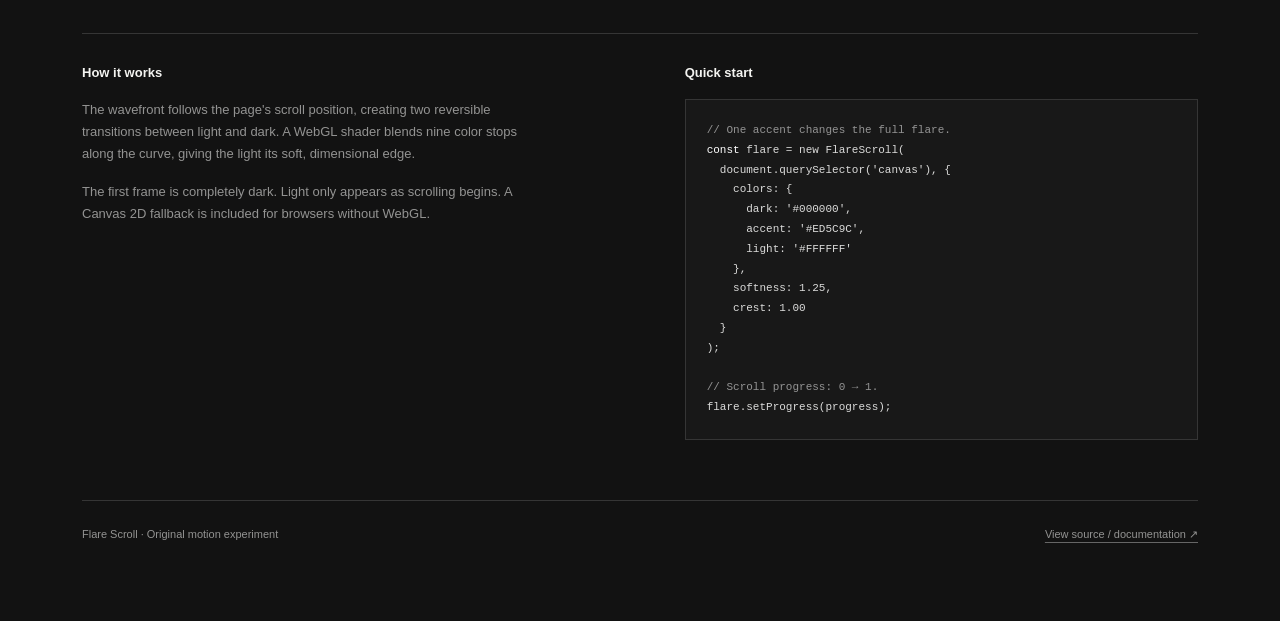
<file: skills/flare-scroll/demo/index.html>
<!doctype html>
<html lang="en">
<head>
<meta charset="utf-8">
<meta name="viewport" content="width=device-width,initial-scale=1">
<meta name="theme-color" content="#121212">
<meta name="description" content="Flare Scroll: a scroll-driven light wave with editable color, softness and shape.">
<title>Flare Scroll — Component Study</title>
<style>

:root{font-family:Arial,Helvetica,-apple-system,BlinkMacSystemFont,sans-serif;color:#f3f3f0;background:#121212;font-synthesis:none;-webkit-font-smoothing:antialiased}
*{box-sizing:border-box}html{scroll-behavior:auto}body{margin:0;background:#121212;color:#f3f3f0;overflow-x:hidden}
body{--canvas:#121212;--text:#f3f3f0;--muted:#939392;--rule:#353535;--panel:#171717;--surface:#1d1d1d}
button,input{font:inherit}button{cursor:pointer;color:inherit}a{color:inherit}
:is(button,input,a):focus-visible{outline:2px solid #f3f3f0;outline-offset:4px}
.page{width:min(100% - 96px,1116px);margin:0 auto}

/* Shared visual language with the Liquid Metal Border component study. */
.topbar{min-height:90px;display:flex;justify-content:space-between;align-items:center;gap:20px;border-bottom:1px solid var(--rule)}
.identity{display:flex;align-items:center;gap:13px;color:var(--text);text-decoration:none;font-weight:600;font-size:13px;letter-spacing:-.02em}
.identity-mark{display:grid;place-items:center;width:31px;height:31px;border:1px solid var(--rule);border-radius:50%;overflow:hidden;flex:none;background:var(--surface)}
.identity-mark img{display:block;width:100%;height:100%;object-fit:cover;object-position:center;border-radius:inherit}
.top-note{color:var(--muted);font-size:12px}
@media(max-width:720px){.topbar{min-height:74px}.top-note{font-size:10px}}
@media(max-width:370px){.identity{gap:9px;font-size:12px}.top-note{font-size:9px}}

.intro{padding:85px 0 64px;display:grid;grid-template-columns:minmax(0,1fr) 300px;gap:48px;align-items:end}
.overline{font-size:11px;color:var(--muted);letter-spacing:.08em;text-transform:uppercase}
.intro h1{margin:21px 0 0;font-size:clamp(55px,7vw,90px);line-height:1.02;font-weight:500;letter-spacing:-.078em}
.descriptor{color:var(--muted);margin:0 0 5px;max-width:290px;font-size:15px;line-height:1.62}
.preview-toolbar{height:71px;border-top:1px solid var(--rule);border-bottom:1px solid var(--rule);display:flex;justify-content:space-between;align-items:center;gap:22px}
.preview-toolbar strong{font-size:12px;font-weight:600;letter-spacing:-.01em}
.toolbar-side{display:flex;align-items:center;gap:27px;font-size:11px;color:var(--muted)}
.toolbar-side a{text-underline-offset:4px;text-decoration-color:var(--rule)}
.toolbar-side a:hover{color:var(--text)}
.toolbar-side .tiny-separator{height:12px;border-left:1px solid var(--rule)}
.demo-track{height:455svh;position:relative;min-height:2400px}
.track-anchor{position:absolute;width:1px;height:1px;left:0;pointer-events:none}
.track-anchor.one{top:0}.track-anchor.two{top:43%}.track-anchor.three{top:84%}
.demo-shell{height:min(79svh,735px);min-height:490px;position:sticky;top:clamp(10px,5svh,54px);display:grid;grid-template-columns:minmax(0,1fr) 274px;border-bottom:1px solid var(--rule)}
.scene{position:relative;min-width:0;overflow:hidden;isolation:isolate;background:#000;border-right:1px solid var(--rule)}
.scene canvas{position:absolute;inset:0;width:100%;height:100%;display:block}
.scene-copy{position:absolute;left:50%;top:50%;z-index:2;width:min(90%,700px);opacity:0;text-align:center;transform:translate3d(-50%,-50%,0);will-change:opacity,transform,filter;pointer-events:none}
.scene-copy.light{color:#fff}.scene-copy.dark{color:#0c0c0c}
.scene-eyebrow{font-size:11px;letter-spacing:.10em;text-transform:uppercase;margin:0 0 20px;font-weight:500}
.scene-copy h2{font-size:clamp(40px,5.1vw,76px);font-weight:500;line-height:1.05;letter-spacing:-.067em;margin:0}
.scene-copy h2 em{font-style:normal;font-weight:500}
.scene-copy p:last-child{font-size:13px;line-height:1.65;max-width:360px;margin:20px auto 0;opacity:.78}
.scene-footer{position:absolute;z-index:4;bottom:25px;left:27px;right:27px;display:flex;justify-content:flex-end;font-size:10px;text-transform:uppercase;letter-spacing:.1em;color:var(--ink,#fff)}
.scene-footer span{opacity:.75}
.panel{min-width:0;background:var(--canvas);display:flex;flex-direction:column;overflow:hidden}
.panel-top{padding:26px 24px 23px;border-bottom:1px solid var(--rule);display:flex;align-items:center;justify-content:space-between;gap:10px}
.panel-top h2{font-size:13px;font-weight:600;letter-spacing:-.015em;margin:0}
.micro{font-size:10px;color:var(--muted);letter-spacing:.05em;text-transform:none;font-weight:400}
.panel-body{overflow-y:auto;scrollbar-width:thin;flex:1;padding:25px 24px 0}
.field{margin:0 0 30px}
.field-title{display:flex;justify-content:space-between;align-items:baseline;gap:10px;margin-bottom:17px}
.field-title label,.field-title span:first-child{font-size:12px;font-weight:600;letter-spacing:-.01em}
.field-title output{font-size:11px;color:var(--muted);font-variant-numeric:tabular-nums}
.preset-grid{display:grid;grid-template-columns:repeat(3,minmax(0,1fr));row-gap:9px;column-gap:11px}
.preset{border:0;border-bottom:1px solid transparent;background:transparent;padding:6px 0 9px;min-width:0;display:flex;flex-direction:column;align-items:center;gap:10px;font-size:10px;color:var(--muted);transition:color .15s,border-color .15s}
.preset:hover{color:var(--text)}
.preset[aria-pressed=true]{color:var(--text);border-color:var(--text)}
.swatch{width:22px;height:22px;display:block;border-radius:50%;border:1px solid rgba(255,255,255,.16)}
.color-row{min-height:46px;border-bottom:1px solid var(--rule);display:flex;align-items:center;justify-content:space-between;gap:8px}
.color-row label{font-size:11px;color:var(--muted)}
.color-item{display:flex;align-items:center;gap:9px}
.hex-text{font-family:ui-monospace,SFMono-Regular,Menlo,Consolas,monospace;font-size:10px;color:var(--text);font-variant-numeric:tabular-nums}
.color-input{width:24px;height:24px;appearance:none;border:1px solid var(--rule);background:transparent;padding:0;border-radius:50%;overflow:hidden;cursor:pointer}
.color-input::-webkit-color-swatch-wrapper{padding:0}.color-input::-webkit-color-swatch{border:0;border-radius:50%}.color-input::-moz-color-swatch{border:0}
.range{appearance:none;display:block;width:100%;height:2px;background:#4a4a4a;border:0;border-radius:0;accent-color:#f4f4f4;cursor:pointer;margin:8px 0 0}
.range::-webkit-slider-thumb{appearance:none;height:11px;width:11px;background:#efefef;border-radius:50%;border:0}
.range::-moz-range-thumb{height:11px;width:11px;background:#efefef;border-radius:50%;border:0}
.field-hint{font-size:10px;line-height:1.6;color:var(--muted);margin:12px 0 0}
.panel-bottom{padding:18px 24px 23px;border-top:1px solid var(--rule)}
.btn-row{display:flex;align-items:center;justify-content:space-between;gap:12px}
.primary,.secondary,.toggle-panel{padding:6px 0;border:0;border-bottom:1px solid var(--rule);background:transparent;border-radius:0;font-size:11px;min-height:28px}
.primary{color:var(--text);border-bottom-color:var(--text)}
.secondary{color:var(--muted)}
.primary:hover,.secondary:hover{color:var(--text);border-bottom-color:var(--text)}
.panel-footnote{font-size:10px;line-height:1.55;color:var(--muted);margin:16px 0 0}
#close-panel,.toggle-panel{display:none}
.after-preview{display:flex;align-items:center;justify-content:space-between;gap:18px;color:var(--muted);border-bottom:1px solid var(--rule);padding:20px 0 23px;font-size:11px}
.after-preview b{font-weight:600;color:var(--text)}
.after-preview .metrics{display:flex;gap:31px;flex-wrap:wrap}
.after-preview span b{margin-right:5px}
.docs{padding:104px 0 80px}
.docs-head{display:grid;grid-template-columns:minmax(0,1fr) 1fr;gap:24px;align-items:baseline;border-bottom:1px solid var(--rule);padding:0 0 34px}
.docs-head h2{font-weight:500;font-size:clamp(29px,4vw,52px);line-height:1.07;letter-spacing:-.065em;margin:0}
.docs-head .micro{letter-spacing:.09em;text-transform:uppercase;font-size:10px}
.docs-head h2 em{font-style:normal}
.docs-body{display:grid;grid-template-columns:1fr 1fr;gap:8%;padding:31px 0 60px;border-bottom:1px solid var(--rule)}
.docs h3{font-size:13px;margin:0 0 19px;font-weight:600}
.docs p{font-size:13px;line-height:1.7;color:var(--muted);margin:0 0 16px;max-width:450px}
.code-box{white-space:pre-wrap;color:#dbdbda;background:#181818;border:1px solid var(--rule);padding:21px;font:11px/1.8 ui-monospace,Menlo,monospace;overflow-wrap:anywhere;overflow:auto}
.code-box .c{color:#949494}.code-box .k{color:#fff}
.bottom-line{display:flex;justify-content:space-between;gap:20px;align-items:center;padding:27px 0 0;color:var(--muted);font-size:11px}
.bottom-line a{text-decoration:underline;text-decoration-color:#666;text-underline-offset:4px}
.bottom-line a:hover{color:var(--text)}
@media(max-width:950px){.page{width:calc(100% - 48px)}.intro{grid-template-columns:minmax(0,1fr) 255px}.demo-shell{grid-template-columns:minmax(0,1fr) 250px}.panel-body,.panel-bottom{padding-left:18px;padding-right:18px}.panel-top{padding-left:18px;padding-right:18px}}
@media(max-width:720px){
 .page{width:calc(100% - 36px)}
 .intro{padding:58px 0 42px;grid-template-columns:1fr;gap:24px}.intro h1{font-size:clamp(48px,12vw,76px)}.descriptor{max-width:360px;font-size:13px}
 .preview-toolbar{height:auto;min-height:64px;gap:12px}.toolbar-side{gap:15px;font-size:10px}.toolbar-side .tiny-separator{display:none}
 .demo-track{height:420svh;min-height:1900px}
 .demo-shell{height:calc(100svh - 20px);min-height:0;top:10px;grid-template-columns:minmax(0,1fr);border:0}
 .scene{height:100%;border:1px solid var(--rule)}.scene-copy{width:91%}.scene-copy h2{font-size:clamp(39px,9.2vw,66px)}
 .scene-footer{left:18px;right:18px;bottom:20px}
 .toggle-panel{display:block;position:absolute;z-index:9;top:16px;right:18px;border-bottom-color:rgba(255,255,255,.55);font-size:11px;color:#fff;background:rgba(0,0,0,.55);padding:8px 2px}
 .panel{position:fixed;top:auto;bottom:0;left:0;right:0;z-index:20;width:100%;max-height:82svh;min-height:0;transform:translateY(102%);visibility:hidden;pointer-events:none;transition:transform .24s ease,visibility 0s linear .24s;box-shadow:0 -20px 60px rgba(0,0,0,.6);border-top:1px solid var(--rule)}
 .panel.open{transform:translateY(0);visibility:visible;pointer-events:auto;transition:transform .24s ease}
 #close-panel{display:inline-block;color:var(--muted);border:0;background:transparent;min-height:40px;min-width:40px;font-size:19px}
 .panel-top{padding:18px 23px}.panel-body{padding:20px 23px 0}.panel-bottom{padding:15px 23px 23px}
 .preset-grid{grid-template-columns:repeat(6,minmax(0,1fr))}.preset{font-size:9px}.field{margin-bottom:26px}
 .after-preview{align-items:start}.after-preview .metrics{gap:12px 20px}
 .docs{padding:80px 0 50px}.docs-head,.docs-body{grid-template-columns:1fr;gap:26px}.docs-body{gap:33px;padding-bottom:40px}
 .bottom-line{flex-wrap:wrap}
}
@media(max-width:410px){.preview-toolbar .optional{display:none}.intro h1{font-size:50px}.preset-grid{grid-template-columns:repeat(3,1fr)}}
@media(prefers-reduced-motion:reduce){.panel,.preset{transition:none}}

</style>
</head>
<body>
<div class="page">
  <header class="topbar">
    <a class="identity" href="https://github.com/annademeshko/vibecoding-toolkit" target="_blank" rel="noopener noreferrer"><span class="identity-mark" aria-hidden="true"><img src="[data-uri]" alt="" width="31" height="31" decoding="async"></span>Components</a>
    <span class="top-note">Anna Demeshko — 002</span>
  </header>
  <header class="intro"><div><div class="overline">Interface experiments / 002</div><h1>Flare Scroll.</h1></div><p class="descriptor">A scroll-driven study in light and motion. One organic wave, with an entirely editable color system.</p></header>
  <div class="preview-toolbar" aria-label="Preview header"><strong>Preview</strong><div class="toolbar-side"><span class="optional">Scroll-controlled</span><span class="tiny-separator" aria-hidden="true"></span><a href="#how-it-works">How it works</a><a href="https://github.com/annademeshko/vibecoding-toolkit/tree/main/skills/flare-scroll" target="_blank" rel="noopener noreferrer">Source ↗</a></div></div>
  <section class="demo-track" id="track" aria-label="Scroll animation playground">
    <span class="track-anchor one" id="scene-one"></span><span class="track-anchor two" id="scene-two"></span><span class="track-anchor three" id="scene-three"></span>
    <div class="demo-shell">
      <div class="scene" id="scene"><canvas id="flare" aria-hidden="true"></canvas>
        <div class="scene-copy light" id="copy-1"><p class="scene-eyebrow">Motion study</p><h2>Motion begins<br><em>with you.</em></h2><p>Scroll to wake the light.</p></div>
        <div class="scene-copy dark" id="copy-2"><p class="scene-eyebrow">Transition</p><h2>Between light<br><em>&amp; shadow.</em></h2><p>One wave, moving at your pace.</p></div>
        <div class="scene-copy light" id="copy-3"><p class="scene-eyebrow">Color system</p><h2>One wave.<br><em>Any color.</em></h2><p>Change the hue. Keep the flow.</p></div>
        <div class="scene-footer" id="scene-footer"><span id="scene-status">Scroll to explore ↓</span></div>
      </div>
      <button type="button" class="toggle-panel" id="toggle-panel" aria-expanded="false" aria-controls="controls">Customize ↗</button>
      <aside class="panel" id="controls" aria-label="Effect settings">
        <div class="panel-top"><h2>Customize</h2><button class="secondary" id="close-panel" type="button" aria-label="Close controls">×</button></div>
        <div class="panel-body">
          <section class="field" aria-labelledby="palettes-label"><div class="field-title"><span id="palettes-label">Palette</span><span class="micro">Presets</span></div><div class="preset-grid" id="presets">
            <button class="preset" type="button" data-preset="blue" aria-pressed="true"><span class="swatch" style="background:#2e74e2"></span>Blue</button>
            <button class="preset" type="button" data-preset="rose" aria-pressed="false"><span class="swatch" style="background:#ed5c9c"></span>Rose</button>
            <button class="preset" type="button" data-preset="violet" aria-pressed="false"><span class="swatch" style="background:#9368f5"></span>Violet</button>
            <button class="preset" type="button" data-preset="acid" aria-pressed="false"><span class="swatch" style="background:#a1d65b"></span>Green</button>
            <button class="preset" type="button" data-preset="amber" aria-pressed="false"><span class="swatch" style="background:#f5a34c"></span>Amber</button>
            <button class="preset" type="button" data-preset="cyan" aria-pressed="false"><span class="swatch" style="background:#32c6cb"></span>Cyan</button>
          </div></section>
          <section class="field" aria-label="Custom colors"><div class="field-title"><span>Color stops</span><span class="micro">HEX</span></div>
            <div class="color-row"><label for="accent">Accent</label><div class="color-item"><span class="hex-text" id="accent-hex">#2E74E2</span><input class="color-input" type="color" id="accent" value="#2e74e2"></div></div>
            <div class="color-row"><label for="dark">Dark</label><div class="color-item"><span class="hex-text" id="dark-hex">#000000</span><input class="color-input" type="color" id="dark" value="#000000"></div></div>
            <div class="color-row"><label for="light">Light</label><div class="color-item"><span class="hex-text" id="light-hex">#FFFFFF</span><input class="color-input" type="color" id="light" value="#ffffff"></div></div>
            <p class="field-hint">Edit one color to generate a full gradient.</p>
          </section>
          <section class="field"><div class="field-title"><label for="softness">Softness</label><output id="softness-value" for="softness">1.25×</output></div><input class="range" id="softness" type="range" min="0.55" max="2.4" value="1.25" step="0.05"></section>
          <section class="field"><div class="field-title"><label for="crest">Wave crest</label><output id="crest-value" for="crest">1.00×</output></div><input class="range" id="crest" type="range" min="0.45" max="1.65" value="1" step="0.05"></section>
        </div>
        <div class="panel-bottom"><div class="btn-row"><button class="primary" id="copy-config" type="button">Copy configuration ↗</button><button class="secondary" id="reset" type="button">Reset</button></div><p class="panel-footnote">Changes appear in the preview instantly.</p></div>
      </aside>
    </div>
  </section>
  <div class="after-preview"><div class="metrics" aria-label="Effect properties"><span><b>WebGL</b> renderer</span><span><b>2</b> wave transitions</span><span><b>9</b> color stops</span></div><span>Scroll up to replay ↑</span></div>
  <section class="docs" id="how-it-works"><div class="docs-head"><div class="micro">Under the hood</div><h2>Made for<br>the scroll.</h2></div>
    <div class="docs-body"><div><h3>How it works</h3><p>The wavefront follows the page's scroll position, creating two reversible transitions between light and dark. A WebGL shader blends nine color stops along the curve, giving the light its soft, dimensional edge.</p><p>The first frame is completely dark. Light only appears as scrolling begins. A Canvas 2D fallback is included for browsers without WebGL.</p></div>
      <div><h3>Quick start</h3><div class="code-box"><span class="c">// One accent changes the full flare.</span>
<span class="k">const</span> flare = new FlareScroll(
  document.querySelector('canvas'), {
    colors: {
      dark: '#000000',
      accent: '#ED5C9C',
      light: '#FFFFFF'
    },
    softness: 1.25,
    crest: 1.00
  }
);

<span class="c">// Scroll progress: 0 → 1.</span>
flare.setProgress(progress);</div></div></div>
    <div class="bottom-line"><span>Flare Scroll · Original motion experiment</span><a href="https://github.com/annademeshko/vibecoding-toolkit/tree/main/skills/flare-scroll" target="_blank" rel="noopener noreferrer">View source / documentation ↗</a></div>
  </section>
</div>

<script src="../src/flare-scroll.js"></script>
<script>
    (()=>{
      'use strict';
      const $=id=>document.getElementById(id);
      const presets={blue:'#2E74E2',rose:'#ED5C9C',violet:'#9368F5',acid:'#A1D65B',amber:'#F5A34C',cyan:'#32C6CB'};
      const colors={dark:'#000000',accent:'#2E74E2',light:'#FFFFFF'};
      const engine=new FlareScroll($('flare'),{colors});
      const track=$('track'),footer=$('scene-footer'),scenes=[$('copy-1'),$('copy-2'),$('copy-3')];
      const reduceMotion=window.matchMedia('(prefers-reduced-motion: reduce)').matches;
      const clamp=(n,a=0,b=1)=>Math.max(a,Math.min(b,n));
      const ease=(a,b,p)=>{let t=clamp((p-a)/(b-a));return t*t*(3-2*t)};
      let target=0,progress=0,previous=0;
      function updateTarget(){
        const rect=track.getBoundingClientRect();
        target=clamp(-rect.top/Math.max(1,rect.height-window.innerHeight));
      }
      function position(el,opacity,move,blur,scale=1){
        el.style.opacity=opacity.toFixed(3);
        el.style.transform=`translate3d(-50%,calc(-50% + ${move.toFixed(1)}px),0) scale(${scale})`;
        el.style.filter=`blur(${blur.toFixed(2)}px)`;
        el.setAttribute('aria-hidden',opacity<.04?'true':'false');
      }
      function setCopy(p){
        const h=ease(.105,.294,p);position(scenes[0],1-ease(.13,.25,p),-230*h,0);
        const in2=ease(.392,.463,p),out2=ease(.551,.630,p);
        position(scenes[1],in2*(1-out2),46*(1-in2)-210*out2,18*(1-in2)+4*out2,.982+.018*in2);
        const in3=ease(.745,.838,p);position(scenes[2],in3,35*(1-in3),20*(1-in3),.98+.02*in3);
        const ink=p>=.411&&p<.792?'#151515':'#FFFFFF';
        footer.style.setProperty('--ink',ink);
        $('scene-status').textContent=p<.025?'SCROLL TO EXPLORE ↓':p>=.98?'SCROLL UP TO REPLAY ↑':'KEEP SCROLLING ↓';
      }
      function frame(now){
        const dt=Math.min(64,now-(previous||now));previous=now;
        const blend=reduceMotion?1:1-Math.exp(-dt/1000*12.5);
        progress+=(target-progress)*blend;
        if(Math.abs(target-progress)<.0001)progress=target;
        engine.setProgress(progress);setCopy(progress);requestAnimationFrame(frame);
      }
      const labels=['dark','accent','light'];
      function syncColors(){
        engine.setColors(colors);
        labels.forEach(k=>{$(k).value=colors[k];$(k+'-hex').textContent=colors[k].toUpperCase()});
        document.querySelectorAll('[data-preset]').forEach(b=>b.setAttribute('aria-pressed',String(colors.accent.toLowerCase()===presets[b.dataset.preset].toLowerCase())));
      }
      labels.forEach(k=>$(k).addEventListener('input',e=>{colors[k]=e.target.value.toUpperCase();syncColors()}));
      document.querySelectorAll('[data-preset]').forEach(b=>b.addEventListener('click',()=>{colors.accent=presets[b.dataset.preset];syncColors()}));
      $('softness').addEventListener('input',e=>{engine.setSoftness(e.target.value);$('softness-value').value=Number(e.target.value).toFixed(2)+'×'});
      $('crest').addEventListener('input',e=>{engine.setCrest(e.target.value);$('crest-value').value=Number(e.target.value).toFixed(2)+'×'});
      $('reset').addEventListener('click',()=>{
        Object.assign(colors,{dark:'#000000',accent:'#2E74E2',light:'#FFFFFF'});
        $('softness').value=1.25;$('crest').value=1;
        $('softness-value').value='1.25×';$('crest-value').value='1.00×';
        engine.setSoftness(1.25).setCrest(1);syncColors();
      });
      $('copy-config').addEventListener('click',async()=>{
        const s=`const flare = new FlareScroll(document.querySelector('#flare'), {\n  colors: ${JSON.stringify(colors,null,2).replace(/\n/g,'\n  ')},\n  softness: ${Number($('softness').value).toFixed(2)},\n  crest: ${Number($('crest').value).toFixed(2)}\n});\n// Update on scroll: flare.setProgress(progress);`;
        try{await navigator.clipboard.writeText(s);$('copy-config').textContent='Copied ✓'}
        catch(err){const t=document.createElement('textarea');t.value=s;document.body.append(t);t.select();document.execCommand('copy');t.remove();$('copy-config').textContent='Copied ✓'}
        setTimeout(()=>$('copy-config').textContent='Copy configuration ↗',1700);
      });
      const toggle=$('toggle-panel'),panel=$('controls');
      function panelOpen(open){panel.classList.toggle('open',open);toggle.setAttribute('aria-expanded',String(open));if(open)$('accent').focus();else toggle.focus();}
      toggle.addEventListener('click',()=>panelOpen(true));$('close-panel').addEventListener('click',()=>panelOpen(false));
      document.addEventListener('keydown',e=>{if(e.key==='Escape'&&panel.classList.contains('open'))panelOpen(false)});
      window.addEventListener('scroll',updateTarget,{passive:true});
      window.addEventListener('resize',()=>{engine.resize();updateTarget()},{passive:true});
      if('ResizeObserver'in window)new ResizeObserver(()=>engine.resize()).observe($('scene'));
      document.addEventListener('visibilitychange',()=>{previous=0});
      updateTarget();progress=target;setCopy(progress);requestAnimationFrame(frame);
    })();
  </script>
</body>
</html>
</file>
